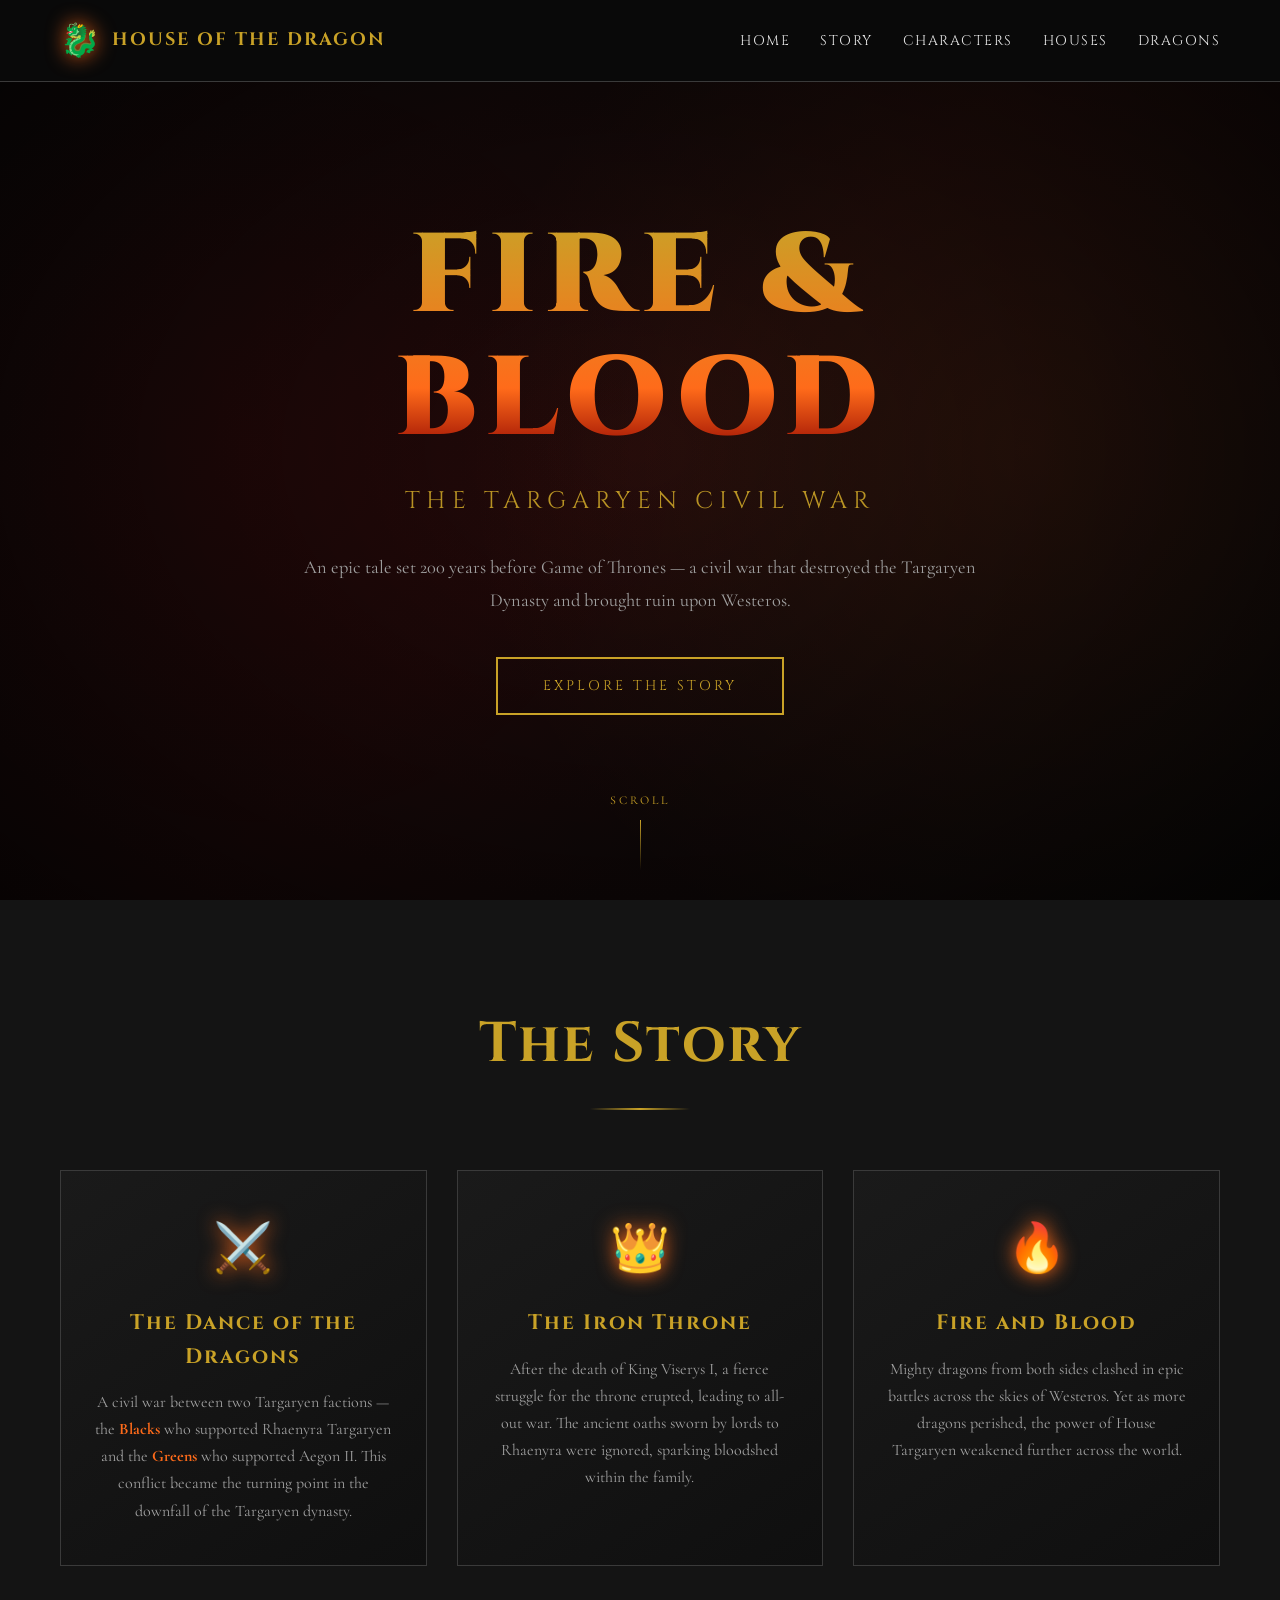
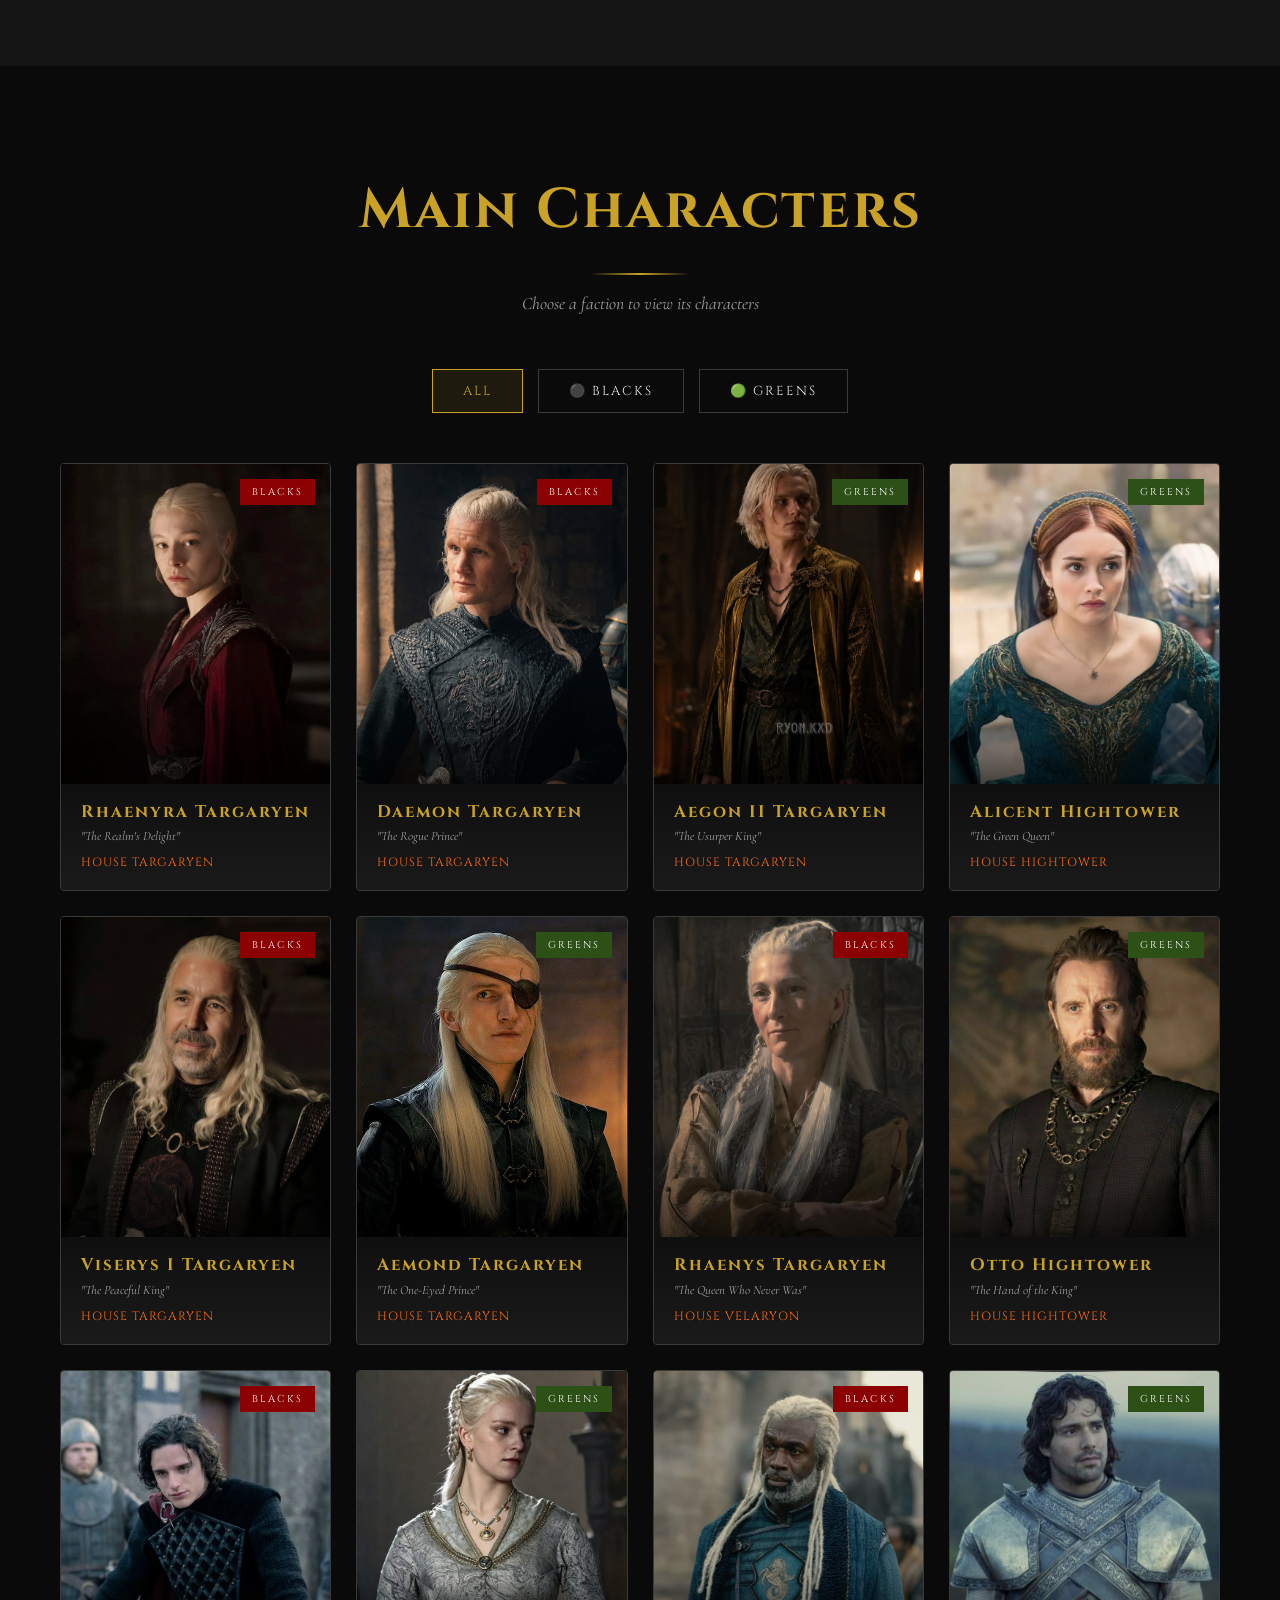
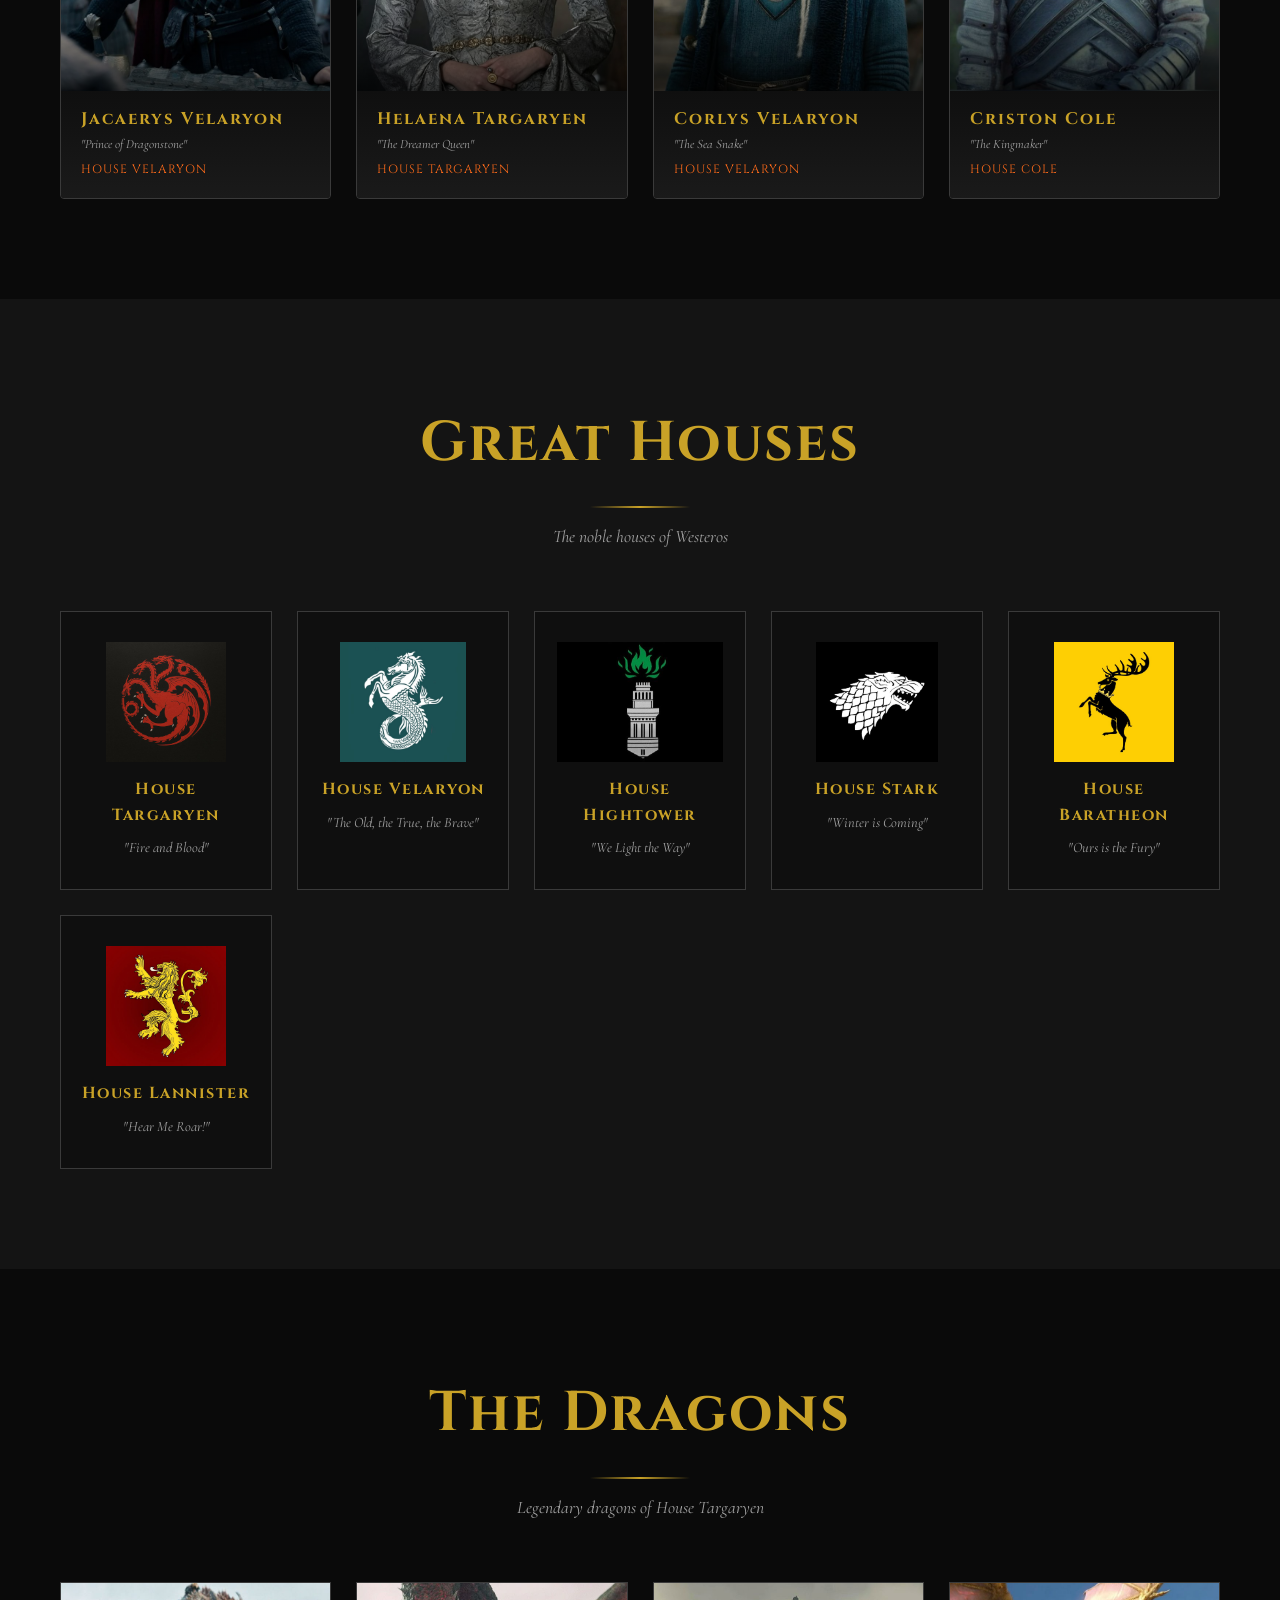
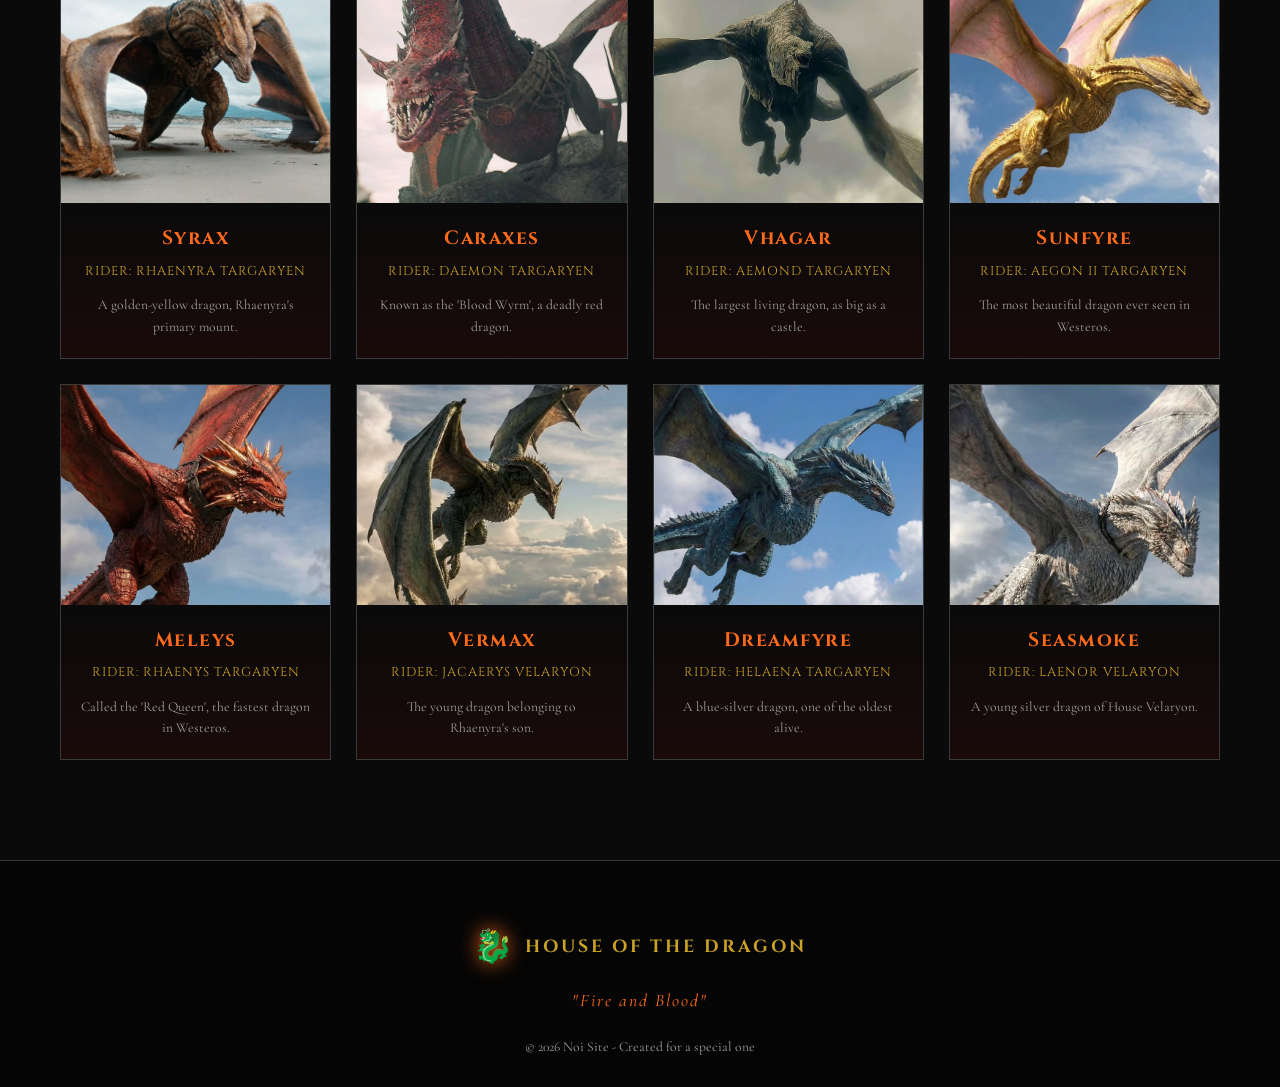
<file: index.html>
<!DOCTYPE html>
<html lang="en">
<head>
    <meta charset="UTF-8">
    <meta name="viewport" content="width=device-width, initial-scale=1.0">
    <title>House of the Dragon - Fire & Blood</title>
    <link rel="stylesheet" href="css/style.css">
    <link href="https://fonts.googleapis.com/css2?family=Cinzel:wght@400;700;900&family=Cormorant+Garamond:wght@300;400;600&display=swap" rel="stylesheet">
</head>
<body>

    <nav class="navbar">
        <div class="nav-container">
            <div class="logo">
                <span class="dragon-icon">🐉</span>
                <h1>HOUSE OF THE DRAGON</h1>
            </div>
            <ul class="nav-menu">
                <li><a href="#home">Home</a></li>
                <li><a href="#story">Story</a></li>
                <li><a href="#characters">Characters</a></li>
                <li><a href="#houses">Houses</a></li>
                <li><a href="#dragons">Dragons</a></li>
            </ul>
            <div class="hamburger">
                <span></span>
                <span></span>
                <span></span>
            </div>
        </div>
    </nav>

    <section id="home" class="hero">
        <div class="hero-overlay"></div>
        <div class="hero-content">
            <h1 class="hero-title">FIRE & BLOOD</h1>
            <p class="hero-subtitle">The Targaryen Civil War</p>
            <p class="hero-description">
                An epic tale set 200 years before Game of Thrones — a civil war 
                that destroyed the Targaryen Dynasty and brought ruin 
                upon Westeros.
            </p>
            <a href="#story" class="btn-primary">Explore the Story</a>
        </div>
        <div class="scroll-indicator">
            <span>Scroll</span>
            <div class="scroll-line"></div>
        </div>
    </section>

    <section id="story" class="story-section">
        <div class="container">
            <h2 class="section-title">The Story</h2>
            <div class="story-grid">
                <div class="story-card">
                    <div class="story-icon">⚔️</div>
                    <h3>The Dance of the Dragons</h3>
                    <p>
                        A civil war between two Targaryen factions — the <strong>Blacks</strong> 
                        who supported Rhaenyra Targaryen and the <strong>Greens</strong> who 
                        supported Aegon II. This conflict became the turning point 
                        in the downfall of the Targaryen dynasty.
                    </p>
                </div>
                <div class="story-card">
                    <div class="story-icon">👑</div>
                    <h3>The Iron Throne</h3>
                    <p>
                        After the death of King Viserys I, a fierce struggle for the 
                        throne erupted, leading to all-out war. The ancient oaths sworn 
                        by lords to Rhaenyra were ignored, sparking bloodshed 
                        within the family.
                    </p>
                </div>
                <div class="story-card">
                    <div class="story-icon">🔥</div>
                    <h3>Fire and Blood</h3>
                    <p>
                        Mighty dragons from both sides clashed in epic battles 
                        across the skies of Westeros. Yet as more dragons perished, 
                        the power of House Targaryen weakened further 
                        across the world.
                    </p>
                </div>
            </div>
        </div>
    </section>

    <section id="characters" class="characters-section">
        <div class="container">
            <h2 class="section-title">Main Characters</h2>
            <p class="section-subtitle">Choose a faction to view its characters</p>

            <div class="faction-filter">
                <button class="filter-btn active" data-faction="all">All</button>
                <button class="filter-btn" data-faction="black">⚫ Blacks</button>
                <button class="filter-btn" data-faction="green">🟢 Greens</button>
            </div>

            <div class="characters-grid" id="charactersGrid"></div>
        </div>
    </section>

    <section id="houses" class="houses-section">
        <div class="container">
            <h2 class="section-title">Great Houses</h2>
            <p class="section-subtitle">The noble houses of Westeros</p>
            <div class="houses-grid" id="housesGrid"></div>
        </div>
    </section>

    <section id="dragons" class="dragons-section">
        <div class="container">
            <h2 class="section-title">The Dragons</h2>
            <p class="section-subtitle">Legendary dragons of House Targaryen</p>
            <div class="dragons-grid" id="dragonsGrid"></div>
        </div>
    </section>

    <footer class="footer">
        <div class="container">
            <div class="footer-content">
                <div class="footer-logo">
                    <span class="dragon-icon">🐉</span>
                    <h3>HOUSE OF THE DRAGON</h3>
                </div>
                <p class="footer-quote">"Fire and Blood"</p>
                <p class="footer-copy">&copy; 2026 Noi Site - Created for a special one</p>
            </div>
        </div>
    </footer>

    <div class="modal" id="characterModal">
        <div class="modal-content">
            <span class="modal-close">&times;</span>
            <div class="modal-body" id="modalBody"></div>
        </div>
    </div>

    <script src="js/script.js"></script>
</body>
</html>
</file>
<file: css/style.css>
/* ===========================
   RESET & VARIABLES
   =========================== */
* { margin: 0; padding: 0; box-sizing: border-box; }

:root {
    --black-faction: #1a1a1a;
    --green-faction: #2d5016;
    --gold: #c9a227;
    --blood-red: #8b0000;
    --dark-bg: #0a0a0a;
    --dark-bg-2: #141414;
    --text-light: #e8e8e8;
    --text-muted: #a0a0a0;
    --border-color: #3a3a3a;
    --fire-orange: #ff6b1a;
    --fire-yellow: #ffa500;
}

html { scroll-behavior: smooth; }

body {
    font-family: 'Cormorant Garamond', serif;
    background-color: var(--dark-bg);
    color: var(--text-light);
    overflow-x: hidden;
    line-height: 1.6;
}

h1, h2, h3, h4 { font-family: 'Cinzel', serif; letter-spacing: 2px; }
img { max-width: 100%; display: block; }

.container { max-width: 1200px; margin: 0 auto; padding: 0 20px; }

/* ===========================
   NAVBAR
   =========================== */
.navbar {
    position: fixed; top: 0; width: 100%;
    background: rgba(10, 10, 10, 0.95);
    backdrop-filter: blur(10px);
    border-bottom: 1px solid var(--border-color);
    z-index: 1000; transition: all 0.3s ease;
}
.nav-container {
    max-width: 1200px; margin: 0 auto; padding: 15px 20px;
    display: flex; justify-content: space-between; align-items: center;
}
.logo { display: flex; align-items: center; gap: 12px; }
.dragon-icon {
    font-size: 32px;
    filter: drop-shadow(0 0 10px var(--fire-orange));
    animation: glow 3s infinite alternate;
}
@keyframes glow {
    from { filter: drop-shadow(0 0 5px var(--fire-orange)); }
    to { filter: drop-shadow(0 0 15px var(--fire-yellow)); }
}
.logo h1 { font-size: 18px; color: var(--gold); font-weight: 700; }
.nav-menu { display: flex; list-style: none; gap: 30px; }
.nav-menu a {
    color: var(--text-light); text-decoration: none;
    font-family: 'Cinzel', serif; font-size: 14px;
    letter-spacing: 1.5px; text-transform: uppercase;
    position: relative; transition: color 0.3s ease;
}
.nav-menu a::after {
    content: ''; position: absolute; bottom: -5px; left: 0;
    width: 0; height: 2px; background: var(--gold);
    transition: width 0.3s ease;
}
.nav-menu a:hover { color: var(--gold); }
.nav-menu a:hover::after { width: 100%; }
.hamburger { display: none; flex-direction: column; gap: 5px; cursor: pointer; }
.hamburger span { width: 25px; height: 2px; background: var(--gold); transition: 0.3s; }

/* ===========================
   HERO
   =========================== */
.hero {
    min-height: 100vh; position: relative;
    display: flex; align-items: center; justify-content: center;
    text-align: center;
    background: linear-gradient(135deg, #0a0a0a 0%, #1a0a0a 50%, #0a0a0a 100%);
    overflow: hidden; padding: 100px 20px 60px;
}
.hero::before {
    content: ''; position: absolute; inset: 0;
    background-image: 
        radial-gradient(circle at 20% 50%, rgba(139, 0, 0, 0.15) 0%, transparent 50%),
        radial-gradient(circle at 80% 50%, rgba(255, 107, 26, 0.1) 0%, transparent 50%);
}
.hero-overlay {
    position: absolute; inset: 0;
    background: radial-gradient(ellipse at center, transparent 0%, rgba(0,0,0,0.7) 100%);
}
.hero-content {
    position: relative; z-index: 2; padding: 0 20px;
    animation: fadeInUp 1.5s ease; max-width: 900px;
}
@keyframes fadeInUp {
    from { opacity: 0; transform: translateY(40px); }
    to { opacity: 1; transform: translateY(0); }
}
.hero-title {
    font-size: clamp(2.5rem, 10vw, 7rem); font-weight: 900;
    background: linear-gradient(180deg, var(--gold) 0%, var(--fire-orange) 70%, var(--blood-red) 100%);
    -webkit-background-clip: text; -webkit-text-fill-color: transparent;
    background-clip: text; letter-spacing: 8px;
    margin-bottom: 20px; line-height: 1.1;
}
.hero-subtitle {
    font-family: 'Cinzel', serif;
    font-size: clamp(0.9rem, 2vw, 1.5rem);
    color: var(--gold); letter-spacing: 6px;
    text-transform: uppercase; margin-bottom: 30px; opacity: 0.9;
}
.hero-description {
    max-width: 700px; margin: 0 auto 40px;
    font-size: 1.15rem; color: var(--text-muted); line-height: 1.8;
}
.btn-primary {
    display: inline-block; padding: 16px 45px;
    background: transparent; border: 2px solid var(--gold);
    color: var(--gold); font-family: 'Cinzel', serif;
    font-size: 14px; letter-spacing: 3px; text-transform: uppercase;
    text-decoration: none; cursor: pointer; position: relative;
    overflow: hidden; transition: all 0.4s ease; z-index: 1;
}
.btn-primary::before {
    content: ''; position: absolute; inset: 0;
    background: var(--gold); transform: translateX(-100%);
    transition: transform 0.4s ease; z-index: -1;
}
.btn-primary:hover { color: var(--dark-bg); }
.btn-primary:hover::before { transform: translateX(0); }

.scroll-indicator {
    position: absolute; bottom: 30px; left: 50%;
    transform: translateX(-50%);
    display: flex; flex-direction: column; align-items: center; gap: 10px;
    color: var(--gold); font-size: 12px;
    letter-spacing: 3px; text-transform: uppercase;
}
.scroll-line {
    width: 1px; height: 50px;
    background: linear-gradient(180deg, var(--gold), transparent);
    animation: scrollAnim 2s infinite;
}
@keyframes scrollAnim {
    0% { transform: scaleY(0); transform-origin: top; }
    50% { transform: scaleY(1); transform-origin: top; }
    51% { transform: scaleY(1); transform-origin: bottom; }
    100% { transform: scaleY(0); transform-origin: bottom; }
}

/* ===========================
   SECTION TITLE
   =========================== */
.section-title {
    font-size: clamp(2rem, 5vw, 3.5rem);
    text-align: center; color: var(--gold);
    margin-bottom: 15px; position: relative; padding-bottom: 20px;
}
.section-title::after {
    content: ''; position: absolute; bottom: 0; left: 50%;
    transform: translateX(-50%); width: 100px; height: 2px;
    background: linear-gradient(90deg, transparent, var(--gold), transparent);
}
.section-subtitle {
    text-align: center; color: var(--text-muted);
    font-style: italic; margin-bottom: 50px; font-size: 1.1rem;
}
section { padding: 100px 0; position: relative; }

/* ===========================
   STORY
   =========================== */
.story-section { background: var(--dark-bg-2); }
.story-grid {
    display: grid; grid-template-columns: repeat(auto-fit, minmax(280px, 1fr));
    gap: 30px; margin-top: 60px;
}
.story-card {
    background: linear-gradient(145deg, #1a1a1a, #0f0f0f);
    border: 1px solid var(--border-color);
    padding: 40px 30px; text-align: center;
    transition: all 0.4s ease; position: relative; overflow: hidden;
}
.story-card::before {
    content: ''; position: absolute; top: 0; left: 0;
    width: 100%; height: 3px;
    background: linear-gradient(90deg, var(--blood-red), var(--fire-orange), var(--gold));
    transform: scaleX(0); transition: transform 0.4s ease;
}
.story-card:hover {
    transform: translateY(-10px); border-color: var(--gold);
    box-shadow: 0 20px 40px rgba(201, 162, 39, 0.15);
}
.story-card:hover::before { transform: scaleX(1); }
.story-icon {
    font-size: 3rem; margin-bottom: 20px;
    filter: drop-shadow(0 0 10px var(--fire-orange));
}
.story-card h3 { color: var(--gold); font-size: 1.3rem; margin-bottom: 15px; }
.story-card p { color: var(--text-muted); font-size: 1rem; line-height: 1.7; }
.story-card p strong { color: var(--fire-orange); }

/* ===========================
   CHARACTERS
   =========================== */
.characters-section { background: var(--dark-bg); }
.faction-filter {
    display: flex; justify-content: center; gap: 15px;
    margin-bottom: 50px; flex-wrap: wrap;
}
.filter-btn {
    padding: 12px 30px; background: transparent;
    border: 1px solid var(--border-color); color: var(--text-light);
    font-family: 'Cinzel', serif; font-size: 13px;
    letter-spacing: 2px; text-transform: uppercase;
    cursor: pointer; transition: all 0.3s ease;
}
.filter-btn:hover, .filter-btn.active {
    border-color: var(--gold); color: var(--gold);
    background: rgba(201, 162, 39, 0.1);
}

/* ===========================
   CHARACTERS GRID
   =========================== */
.characters-grid {
    display: grid;
    grid-template-columns: repeat(auto-fill, minmax(240px, 1fr));
    gap: 25px;
}

.character-card {
    background: linear-gradient(180deg, #1a1a1a 0%, #0f0f0f 100%);
    border: 1px solid var(--border-color);
    border-radius: 4px;
    overflow: hidden;
    cursor: pointer;
    transition: all 0.4s ease;
    position: relative;
    animation: cardFadeIn 0.6s ease;
    display: flex;
    flex-direction: column;
    height: 100%;
}

@keyframes cardFadeIn {
    from { opacity: 0; transform: scale(0.9); }
    to { opacity: 1; transform: scale(1); }
}

.character-card:hover {
    transform: translateY(-8px);
    box-shadow: 0 20px 40px rgba(0, 0, 0, 0.6);
}
.character-card.black:hover {
    border-color: var(--blood-red);
    box-shadow: 0 20px 40px rgba(139, 0, 0, 0.3);
}
.character-card.green:hover {
    border-color: var(--green-faction);
    box-shadow: 0 20px 40px rgba(45, 80, 22, 0.3);
}

/* Container foto karakter - FIXED */
.character-image {
    position: relative;
    width: 100%;
    height: 320px;
    overflow: hidden;
    background: linear-gradient(135deg, #1a0000, #330000);
    flex-shrink: 0;
}
.character-image.black { background: linear-gradient(135deg, #1a0000, #330000); }
.character-image.green { background: linear-gradient(135deg, #0a1a00, #1a3300); }

/* Foto karakter - FULL COVER */
.character-photo {
    position: absolute;
    top: 0; left: 0;
    width: 100%; height: 100%;
    object-fit: cover;
    object-position: center 20%;
    display: block;
    transition: transform 0.5s ease;
    z-index: 1;
}
.character-card:hover .character-photo { transform: scale(1.08); }

/* Fallback emoji */
.character-emoji {
    position: absolute;
    top: 50%; left: 50%;
    transform: translate(-50%, -50%);
    font-size: 5rem;
    z-index: 1;
}

/* Overlay gradient bawah */
.character-image::after {
    content: '';
    position: absolute; bottom: 0; left: 0; right: 0;
    height: 40%;
    background: linear-gradient(180deg, transparent 0%, rgba(0,0,0,0.7) 100%);
    pointer-events: none; z-index: 2;
}

.character-faction-badge {
    position: absolute; top: 15px; right: 15px;
    padding: 5px 12px; font-size: 10px;
    font-family: 'Cinzel', serif; letter-spacing: 2px;
    text-transform: uppercase; z-index: 3;
}
.character-faction-badge.black { background: var(--blood-red); color: white; }
.character-faction-badge.green { background: var(--green-faction); color: white; }

.character-info {
    padding: 18px 20px;
    position: relative; z-index: 3;
    background: linear-gradient(180deg, #0f0f0f 0%, #1a1a1a 100%);
    flex-grow: 1;
    display: flex; flex-direction: column;
}
.character-name {
    font-size: 1.05rem; color: var(--gold);
    margin-bottom: 5px; font-family: 'Cinzel', serif;
    line-height: 1.3;
}
.character-title {
    color: var(--text-muted); font-size: 0.8rem;
    font-style: italic; margin-bottom: 8px; line-height: 1.3;
}
.character-house {
    font-size: 0.75rem; color: var(--fire-orange);
    letter-spacing: 1px; text-transform: uppercase;
    font-family: 'Cinzel', serif; margin-top: auto;
}

/* ===========================
   HOUSES
   =========================== */
.houses-section { background: var(--dark-bg-2); }
.houses-grid {
    display: grid;
    grid-template-columns: repeat(auto-fit, minmax(180px, 1fr));
    gap: 25px;
    margin-top: 60px;
}
.house-card {
    text-align: center;
    padding: 30px 20px;
    background: #0f0f0f;
    border: 1px solid var(--border-color);
    transition: all 0.3s ease;
    position: relative;
}
.house-card:hover {
    transform: translateY(-5px);
    border-color: var(--gold);
}
.house-sigil-container {
    width: 100%;
    height: 120px;
    display: flex; align-items: center; justify-content: center;
    margin-bottom: 15px;
    overflow: hidden;
}
.house-sigil-img {
    max-width: 100%; max-height: 120px;
    width: auto; height: auto;
    object-fit: contain;
    transition: transform 0.3s ease;
    display: block;
}
.house-card:hover .house-sigil-img { transform: scale(1.1); }
.house-sigil { font-size: 3.5rem; margin-bottom: 15px; transition: transform 0.3s ease; }
.house-card:hover .house-sigil { transform: scale(1.1); }
.house-name {
    font-family: 'Cinzel', serif; color: var(--gold);
    font-size: 1rem; margin-bottom: 8px; letter-spacing: 1.5px;
}
.house-words { color: var(--text-muted); font-style: italic; font-size: 0.9rem; }

/* ===========================
   DRAGONS
   =========================== */
.dragons-section { background: var(--dark-bg); }
.dragons-grid {
    display: grid;
    grid-template-columns: repeat(auto-fill, minmax(240px, 1fr));
    gap: 25px;
    margin-top: 60px;
}
.dragon-card {
    background: linear-gradient(180deg, #1a0a0a, #0a0a0a);
    border: 1px solid var(--border-color);
    overflow: hidden;
    transition: all 0.4s ease;
    position: relative;
    display: flex;
    flex-direction: column;
    height: 100%;
    cursor: pointer;
}
.dragon-card:hover {
    transform: translateY(-8px);
    border-color: var(--fire-orange);
    box-shadow: 0 20px 40px rgba(255, 107, 26, 0.3);
}
.dragon-image {
    position: relative;
    width: 100%;
    height: 220px;
    overflow: hidden;
    background: linear-gradient(135deg, #1a0000, #330000);
    flex-shrink: 0;
}
.dragon-photo {
    position: absolute;
    top: 0; left: 0;
    width: 100%; height: 100%;
    object-fit: cover;
    object-position: center;
    display: block;
    transition: transform 0.5s ease;
}
.dragon-card:hover .dragon-photo { transform: scale(1.1); }
.dragon-info {
    padding: 20px;
    position: relative; z-index: 2;
    background: linear-gradient(180deg, #0a0a0a 0%, #1a0a0a 100%);
    flex-grow: 1;
    display: flex; flex-direction: column;
    text-align: center;
}
.dragon-name {
    font-family: 'Cinzel', serif; color: var(--fire-orange);
    font-size: 1.2rem; margin-bottom: 8px; letter-spacing: 1.5px;
}
.dragon-rider {
    color: var(--gold); font-size: 0.8rem;
    margin-bottom: 12px; text-transform: uppercase;
    letter-spacing: 1px; font-family: 'Cinzel', serif;
}
.dragon-desc { color: var(--text-muted); font-size: 0.85rem; line-height: 1.6; }

/* ===========================
   MODAL
   =========================== */
.modal {
    display: none;
    position: fixed; inset: 0;
    background: rgba(0, 0, 0, 0.9);
    z-index: 2000;
    backdrop-filter: blur(5px);
    padding: 20px;
    overflow-y: auto;
}
.modal.active {
    display: flex;
    align-items: center; justify-content: center;
    animation: fadeIn 0.3s ease;
}
@keyframes fadeIn { from { opacity: 0; } to { opacity: 1; } }
.modal-content {
    background: linear-gradient(145deg, #1a1a1a, #0a0a0a);
    border: 1px solid var(--gold);
    border-radius: 4px;
    max-width: 600px;
    width: 100%;
    max-height: 90vh;
    overflow-y: auto;
    position: relative;
    animation: slideUp 0.4s ease;
}
@keyframes slideUp {
    from { transform: translateY(50px); opacity: 0; }
    to { transform: translateY(0); opacity: 1; }
}
.modal-close {
    position: absolute; top: 15px; right: 20px;
    font-size: 28px; color: var(--gold);
    cursor: pointer; z-index: 10;
    transition: all 0.3s ease; line-height: 1;
    background: rgba(0, 0, 0, 0.6);
    width: 40px; height: 40px; border-radius: 50%;
    display: flex; align-items: center; justify-content: center;
}
.modal-close:hover {
    transform: rotate(90deg);
    background: var(--blood-red); color: white;
}
.modal-body { padding: 40px 30px; }
.modal-character-header {
    text-align: center;
    padding-bottom: 25px;
    border-bottom: 1px solid var(--border-color);
    margin-bottom: 25px;
}
.modal-character-emoji { font-size: 4rem; margin-bottom: 15px; }
.modal-character-photo {
    width: 150px; height: 150px;
    border-radius: 50%;
    object-fit: cover;
    object-position: center 20%;
    border: 3px solid var(--gold);
    margin: 0 auto 15px;
    box-shadow: 0 0 30px rgba(201, 162, 39, 0.5);
    display: block;
}
.modal-character-name {
    font-family: 'Cinzel', serif; color: var(--gold);
    font-size: 1.6rem; margin-bottom: 8px;
}
.modal-character-title { color: var(--text-muted); font-style: italic; margin-bottom: 12px; }
.modal-faction-tag {
    display: inline-block; padding: 5px 15px;
    font-size: 11px; font-family: 'Cinzel', serif;
    letter-spacing: 2px; text-transform: uppercase; border-radius: 2px;
}
.modal-faction-tag.black { background: var(--blood-red); color: white; }
.modal-faction-tag.green { background: var(--green-faction); color: white; }
.modal-description { color: var(--text-light); line-height: 1.8; margin-bottom: 20px; font-size: 1rem; }
.modal-meta {
    display: grid;
    grid-template-columns: 1fr 1fr;
    gap: 15px;
    margin-top: 20px;
}
.modal-meta-item { background: #0f0f0f; padding: 15px; border-left: 2px solid var(--gold); }
.modal-meta-label {
    font-size: 11px; color: var(--text-muted);
    text-transform: uppercase; letter-spacing: 1px; margin-bottom: 5px;
}
.modal-meta-value { color: var(--gold); font-family: 'Cinzel', serif; font-size: 0.9rem; }

/* ===========================
   FOOTER
   =========================== */
.footer {
    background: #050505;
    padding: 60px 0 30px;
    text-align: center;
    border-top: 1px solid var(--border-color);
}
.footer-logo {
    display: flex; align-items: center; justify-content: center;
    gap: 12px; margin-bottom: 15px;
}
.footer-logo h3 { color: var(--gold); font-size: 1.1rem; letter-spacing: 3px; }
.footer-quote {
    color: var(--fire-orange); font-style: italic;
    font-size: 1.1rem; margin-bottom: 20px; letter-spacing: 2px;
}
.footer-copy { color: var(--text-muted); font-size: 0.85rem; }

/* ===========================
   RESPONSIVE
   =========================== */
@media (max-width: 768px) {
    .nav-menu {
        position: fixed; top: 70px; left: -100%;
        flex-direction: column;
        background: rgba(10, 10, 10, 0.98);
        width: 100%; padding: 30px 0;
        transition: left 0.4s ease;
        border-bottom: 1px solid var(--border-color);
        gap: 20px; align-items: center;
    }
    .nav-menu.active { left: 0; }
    .hamburger { display: flex; }
    .hamburger.active span:nth-child(1) { transform: rotate(45deg) translate(5px, 5px); }
    .hamburger.active span:nth-child(2) { opacity: 0; }
    .hamburger.active span:nth-child(3) { transform: rotate(-45deg) translate(7px, -7px); }
    .logo h1 { font-size: 13px; }
    section { padding: 70px 0; }
    .hero { padding: 90px 15px 60px; }
    .character-image { height: 280px; }
    .dragon-image { height: 200px; }
    .house-sigil-container { height: 100px; }
    .house-sigil-img { max-height: 100px; }
    .modal-meta { grid-template-columns: 1fr; }
    .modal-body { padding: 30px 20px; }
    .modal-character-photo { width: 130px; height: 130px; }
}

@media (max-width: 480px) {
    .logo h1 { display: none; }
    .hero-title { letter-spacing: 4px; }
    .filter-btn { padding: 10px 18px; font-size: 11px; }
    .character-image { height: 250px; }
    .dragon-image { height: 180px; }
    .character-name { font-size: 0.95rem; }
    .dragon-name { font-size: 1.1rem; }
}
</file>
